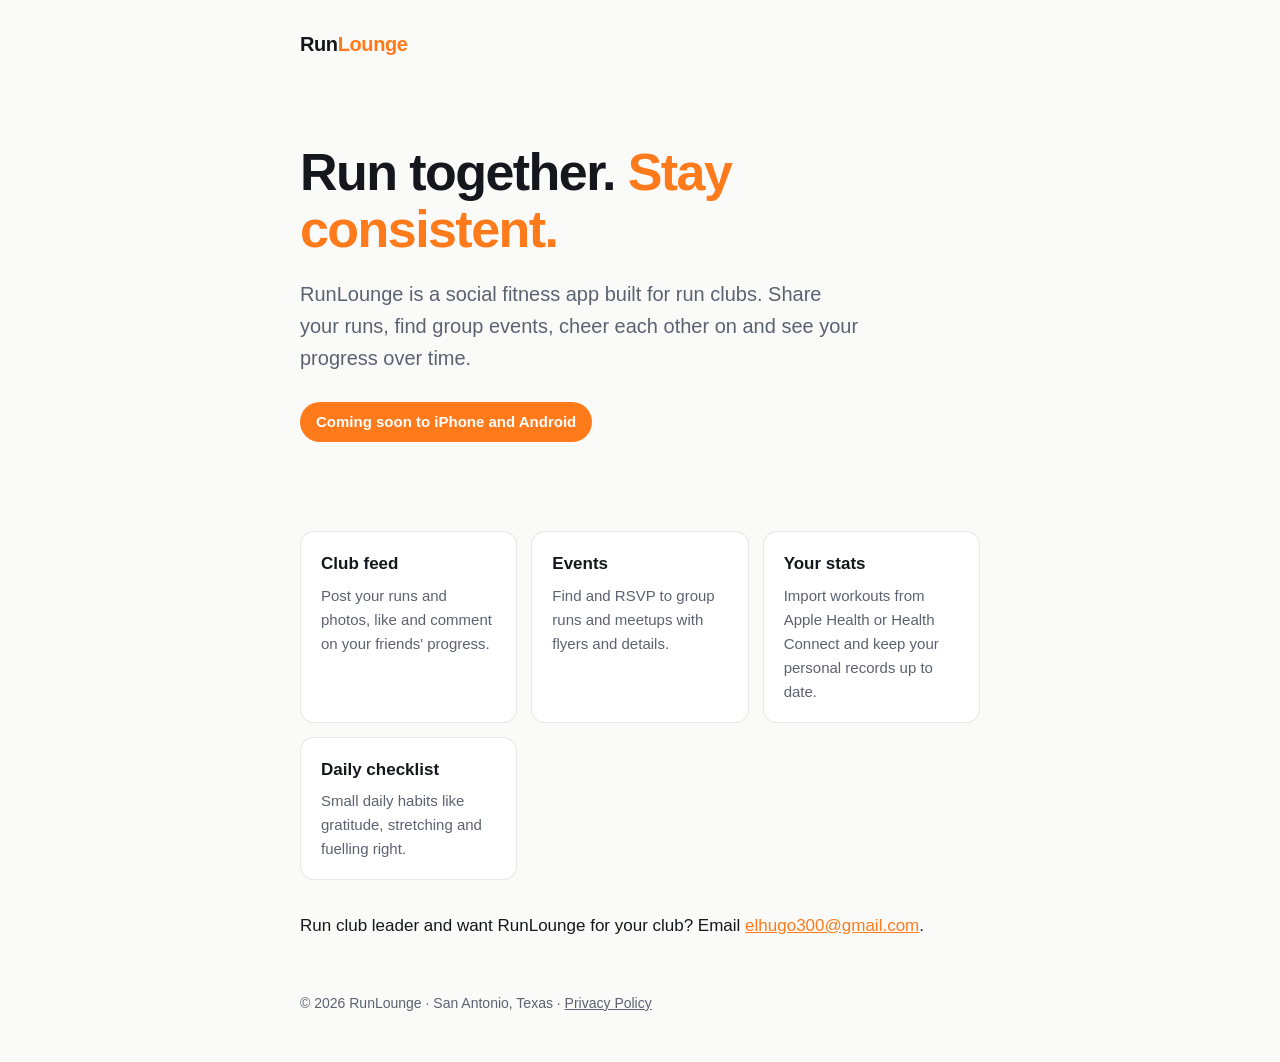
<file: index.html>
<!doctype html>
<html lang="en">
<head>
<meta charset="utf-8">
<meta name="viewport" content="width=device-width,initial-scale=1">
<title>RunLounge – the app for run clubs and the people who run with them</title>
<meta name="description" content="RunLounge is a social fitness app for run clubs: share runs, find events, cheer each other on and track your progress.">
<link rel="stylesheet" href="style.css">
</head>
<body>
<div class="wrap">
<header><a href="/">Run<span>Lounge</span></a></header>
<main>
<section class="hero">
<h1>Run together. <em>Stay consistent.</em></h1>
<p class="lead">RunLounge is a social fitness app built for run clubs. Share your runs, find group events, cheer each other on and see your progress over time.</p>
<p><span class="soon">Coming soon to iPhone and Android</span></p>
</section>
<section class="grid" aria-label="Features">
<div class="card"><h3>Club feed</h3><p>Post your runs and photos, like and comment on your friends' progress.</p></div>
<div class="card"><h3>Events</h3><p>Find and RSVP to group runs and meetups with flyers and details.</p></div>
<div class="card"><h3>Your stats</h3><p>Import workouts from Apple Health or Health Connect and keep your personal records up to date.</p></div>
<div class="card"><h3>Daily checklist</h3><p>Small daily habits like gratitude, stretching and fuelling right.</p></div>
</section>
<p>Run club leader and want RunLounge for your club? Email <a href="mailto:elhugo300@gmail.com">elhugo300@gmail.com</a>.</p>
</main>
<footer>© 2026 RunLounge · San Antonio, Texas · <a href="privacy.html">Privacy Policy</a></footer>
</div>
</body>
</html>
</file>
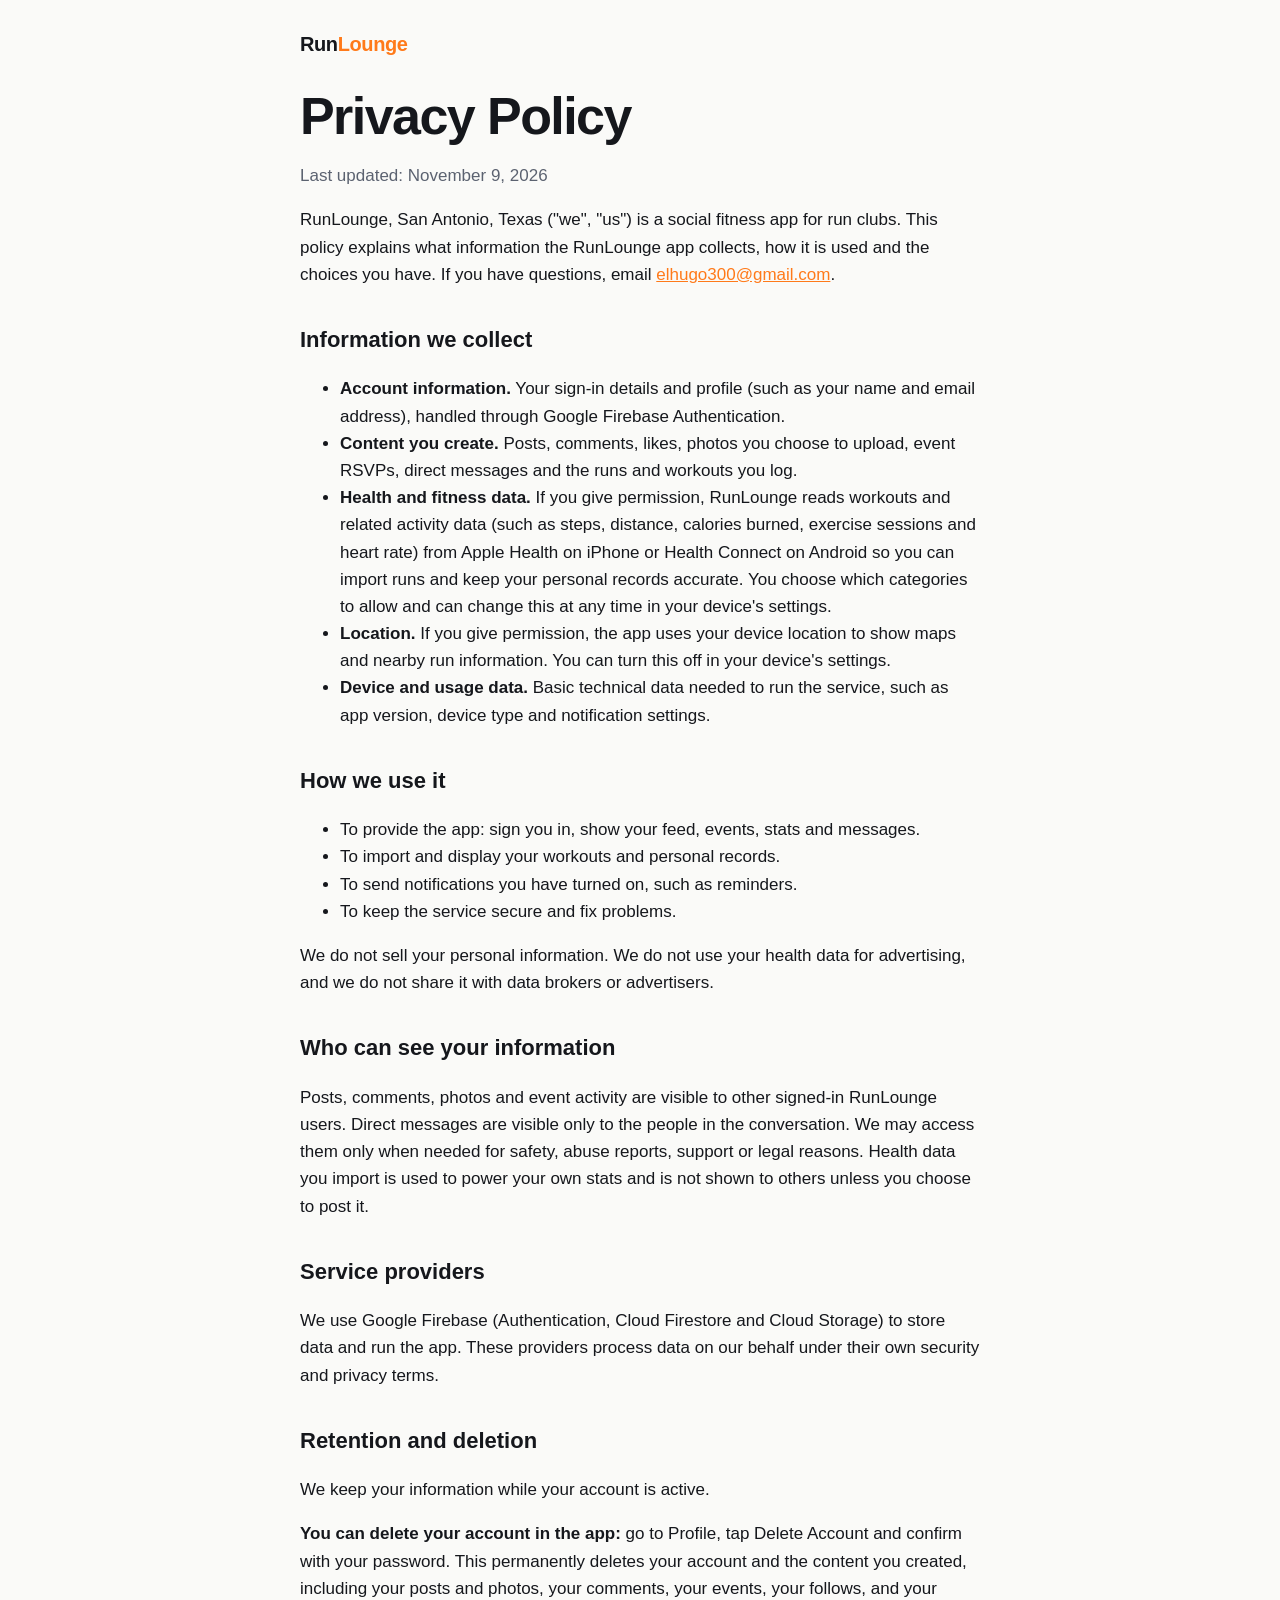
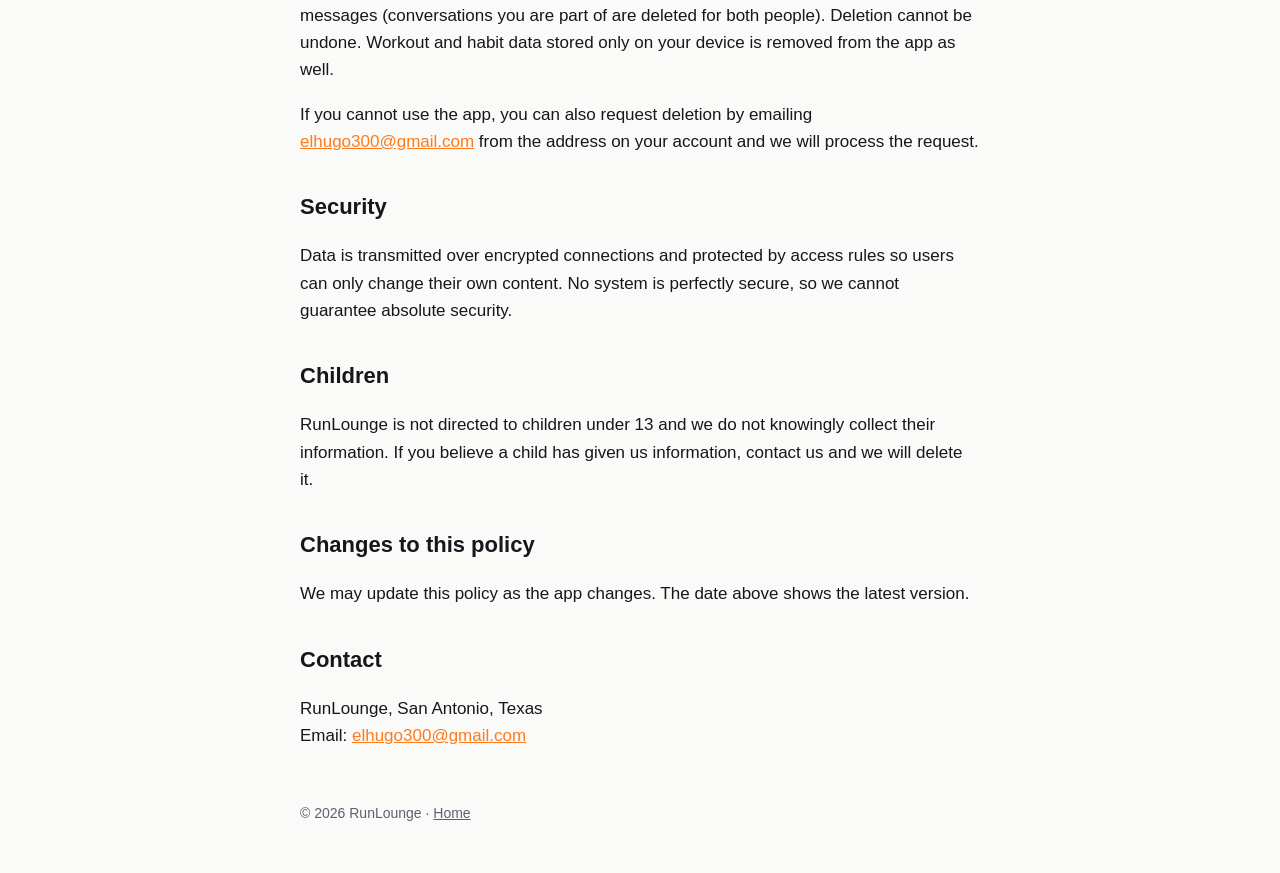
<file: privacy.html>
<!doctype html>
<html lang="en">
<head>
<meta charset="utf-8">
<meta name="viewport" content="width=device-width,initial-scale=1">
<title>Privacy Policy – RunLounge</title>
<meta name="description" content="How the RunLounge app collects, uses and protects your information.">
<link rel="stylesheet" href="style.css">
</head>
<body>
<div class="wrap">
<header><a href="/">Run<span>Lounge</span></a></header>
<article>
<h1>Privacy Policy</h1>
<p class="meta">Last updated: November 9, 2026</p>

<p>RunLounge, San Antonio, Texas ("we", "us") is a social fitness app for run clubs. This policy explains what information the RunLounge app collects, how it is used and the choices you have. If you have questions, email <a href="mailto:elhugo300@gmail.com">elhugo300@gmail.com</a>.</p>

<h2>Information we collect</h2>
<ul>
<li><strong>Account information.</strong> Your sign-in details and profile (such as your name and email address), handled through Google Firebase Authentication.</li>
<li><strong>Content you create.</strong> Posts, comments, likes, photos you choose to upload, event RSVPs, direct messages and the runs and workouts you log.</li>
<li><strong>Health and fitness data.</strong> If you give permission, RunLounge reads workouts and related activity data (such as steps, distance, calories burned, exercise sessions and heart rate) from Apple Health on iPhone or Health Connect on Android so you can import runs and keep your personal records accurate. You choose which categories to allow and can change this at any time in your device's settings.</li>
<li><strong>Location.</strong> If you give permission, the app uses your device location to show maps and nearby run information. You can turn this off in your device's settings.</li>
<li><strong>Device and usage data.</strong> Basic technical data needed to run the service, such as app version, device type and notification settings.</li>
</ul>

<h2>How we use it</h2>
<ul>
<li>To provide the app: sign you in, show your feed, events, stats and messages.</li>
<li>To import and display your workouts and personal records.</li>
<li>To send notifications you have turned on, such as reminders.</li>
<li>To keep the service secure and fix problems.</li>
</ul>
<p>We do not sell your personal information. We do not use your health data for advertising, and we do not share it with data brokers or advertisers.</p>

<h2>Who can see your information</h2>
<p>Posts, comments, photos and event activity are visible to other signed-in RunLounge users. Direct messages are visible only to the people in the conversation. We may access them only when needed for safety, abuse reports, support or legal reasons. Health data you import is used to power your own stats and is not shown to others unless you choose to post it.</p>

<h2>Service providers</h2>
<p>We use Google Firebase (Authentication, Cloud Firestore and Cloud Storage) to store data and run the app. These providers process data on our behalf under their own security and privacy terms.</p>

<h2>Retention and deletion</h2>
<p>We keep your information while your account is active.</p>
<p><strong>You can delete your account in the app:</strong> go to Profile, tap Delete Account and confirm with your password. This permanently deletes your account and the content you created, including your posts and photos, your comments, your events, your follows, and your messages (conversations you are part of are deleted for both people). Deletion cannot be undone. Workout and habit data stored only on your device is removed from the app as well.</p>
<p>If you cannot use the app, you can also request deletion by emailing <a href="mailto:elhugo300@gmail.com">elhugo300@gmail.com</a> from the address on your account and we will process the request.</p>

<h2>Security</h2>
<p>Data is transmitted over encrypted connections and protected by access rules so users can only change their own content. No system is perfectly secure, so we cannot guarantee absolute security.</p>

<h2>Children</h2>
<p>RunLounge is not directed to children under 13 and we do not knowingly collect their information. If you believe a child has given us information, contact us and we will delete it.</p>

<h2>Changes to this policy</h2>
<p>We may update this policy as the app changes. The date above shows the latest version.</p>

<h2>Contact</h2>
<p>RunLounge, San Antonio, Texas<br>Email: <a href="mailto:elhugo300@gmail.com">elhugo300@gmail.com</a></p>
</article>
<footer>© 2026 RunLounge · <a href="/">Home</a></footer>
</div>
</body>
</html>
</file>
<file: style.css>
:root{--bg:#0f1115;--fg:#f2f4f8;--muted:#a3aab8;--accent:#ff7a1a;--card:#181b22}
@media (prefers-color-scheme:light){:root{--bg:#fafaf8;--fg:#15171c;--muted:#5b6270;--card:#fff}}
*{box-sizing:border-box}
body{margin:0;background:var(--bg);color:var(--fg);font:17px/1.6 -apple-system,BlinkMacSystemFont,"Segoe UI",Roboto,sans-serif}
.wrap{max-width:720px;margin:0 auto;padding:0 20px}
header{padding:28px 0}
header a{color:var(--fg);text-decoration:none;font-weight:800;font-size:20px;letter-spacing:-.02em}
header a span{color:var(--accent)}
.hero{padding:56px 0 40px}
h1{font-size:clamp(34px,7vw,52px);line-height:1.1;letter-spacing:-.03em;margin:0 0 16px}
h1 em{font-style:normal;color:var(--accent)}
.lead{color:var(--muted);font-size:20px;max-width:560px}
.grid{display:grid;gap:14px;grid-template-columns:repeat(auto-fit,minmax(210px,1fr));margin:32px 0}
.card{background:var(--card);border-radius:14px;padding:18px 20px;border:1px solid rgba(128,128,128,.18)}
.card h3{margin:0 0 6px;font-size:17px}
.card p{margin:0;color:var(--muted);font-size:15px}
.soon{display:inline-block;margin-top:8px;padding:8px 16px;border-radius:999px;background:var(--accent);color:#fff;font-weight:700;font-size:15px}
footer{padding:36px 0 48px;color:var(--muted);font-size:14px}
footer a{color:var(--muted)}
article h2{margin-top:34px;font-size:22px}
article p,article li{color:var(--fg)}
article .meta{color:var(--muted)}
a{color:var(--accent)}
</file>
